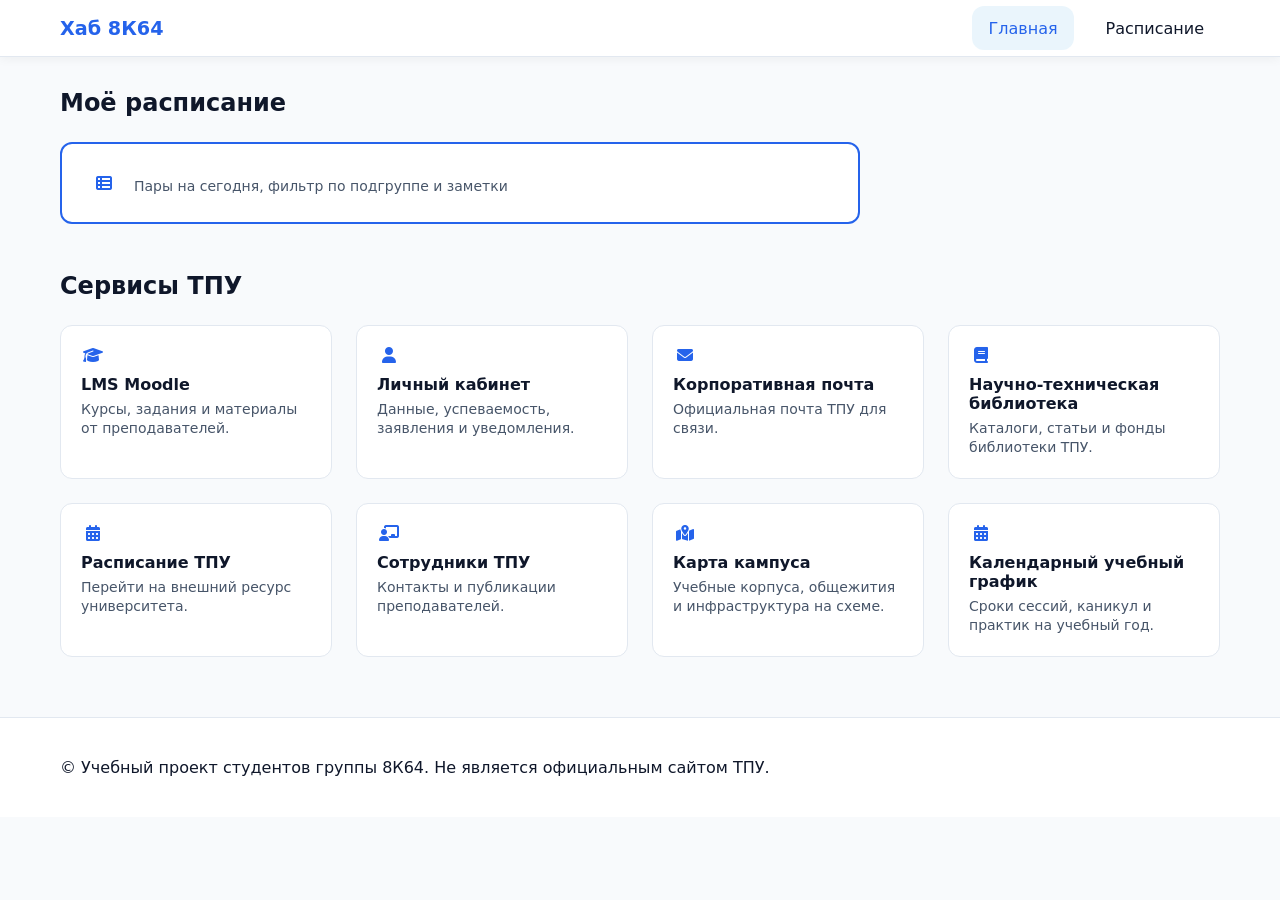
<file: frontend/index.html>
<!DOCTYPE html>
<html lang="ru">
<head>
  <meta charset="UTF-8">
  <meta name="viewport" content="width=device-width, initial-scale=1.0">
  <title>Хаб 8К64</title>
  <link rel="stylesheet" href="css/base.css">
  <link rel="stylesheet" href="css/home.css">
  <link rel="stylesheet" href="https://cdnjs.cloudflare.com/ajax/libs/font-awesome/6.4.0/css/all.min.css">
</head>
<body>
  <header class="site-header">
    <div class="container site-header__inner">
      <a class="site-header__logo" href="index.html">Хаб 8К64</a>
      <nav class="site-nav" aria-label="Основная навигация">
        <a class="site-nav__link is-active" href="index.html" aria-current="page">Главная</a>
        <a class="site-nav__link" href="schedule.html">Расписание</a>
      </nav>
    </div>
  </header>

  <main class="container">
    <section aria-labelledby="schedule-heading" class="cta-section">
      <h1 id="schedule-heading" class="section-title">Моё расписание</h1>
      <a class="schedule-cta" href="schedule.html">
        <i class="fa-solid fa-table-list" aria-hidden="true"></i>
        <div class="schedule-cta__content">
          <p class="schedule-cta__text">Пары на сегодня, фильтр по подгруппе и заметки</p>
        </div>
      </a>
    </section>
    <section aria-labelledby="services-heading" class="services-section">
      <h1 id="services-heading" class="section-title">Сервисы ТПУ</h1>
      <div class="services-grid">
        <a class="service-card" href="https://stud.lms.tpu.ru" target="_blank" rel="noopener noreferrer">
          <i class="fa-solid fa-graduation-cap" aria-hidden="true"></i>
          <h3 class="service-card__title">LMS Moodle</h3>
          <p class="service-card__text">Курсы, задания и материалы от преподавателей.</p>
        </a>
        <a class="service-card" href="https://lk.tpu.ru" target="_blank" rel="noopener noreferrer">
          <i class="fa-solid fa-user" aria-hidden="true"></i>
          <h3 class="service-card__title">Личный кабинет</h3>
          <p class="service-card__text">Данные, успеваемость, заявления и уведомления.</p>
        </a>
        <a class="service-card" href="https://mail.tpu.ru" target="_blank" rel="noopener noreferrer">
          <i class="fa-solid fa-envelope" aria-hidden="true"></i>
          <h3 class="service-card__title">Корпоративная почта</h3>
          <p class="service-card__text">Официальная почта ТПУ для связи.</p>
        </a>
        <a class="service-card" href="https://lib.tpu.ru" target="_blank" rel="noopener noreferrer">
          <i class="fa-solid fa-book" aria-hidden="true"></i>
          <h3 class="service-card__title">Научно-техническая библиотека</h3>
          <p class="service-card__text">Каталоги, статьи и фонды библиотеки ТПУ.</p>
        </a>
        <a class="service-card" href="https://ro-rasp.tpu.ru" target="_blank" rel="noopener noreferrer">
          <i class="fa-solid fa-calendar-alt" aria-hidden="true"></i>
          <h3 class="service-card__title">Расписание ТПУ</h3>
          <p class="service-card__text">Перейти на внешний ресурс университета.</p>
        </a>
        <a class="service-card" href="https://staff.tpu.ru" target="_blank" rel="noopener noreferrer">
          <i class="fa-solid fa-chalkboard-teacher" aria-hidden="true"></i>
          <h3 class="service-card__title">Сотрудники ТПУ</h3>
          <p class="service-card__text">Контакты и публикации преподавателей.</p>
        </a>
        <a class="service-card" href="https://maps.tpu.ru" target="_blank" rel="noopener noreferrer">
          <i class="fa-solid fa-map-location-dot" aria-hidden="true"></i>
          <h3 class="service-card__title">Карта кампуса</h3>
          <p class="service-card__text">Учебные корпуса, общежития и инфраструктура на схеме.</p>
        </a>
        <a class="service-card" href="https://rasp.tpu.ru/kalendarnyj-grafik.html" target="_blank" rel="noopener noreferrer">
          <i class="fa-solid fa-calendar-days" aria-hidden="true"></i>
          <h3 class="service-card__title">Календарный учебный график</h3>
          <p class="service-card__text">Сроки сессий, каникул и практик на учебный год.</p>
        </a>
      </div>
    </section>
  </main>

  <footer class="site-footer">
    <div class="container">
      <p>&copy; Учебный проект студентов группы 8К64. Не является официальным сайтом ТПУ.</p>
    </div>
  </footer>
</body>
</html>
</file>
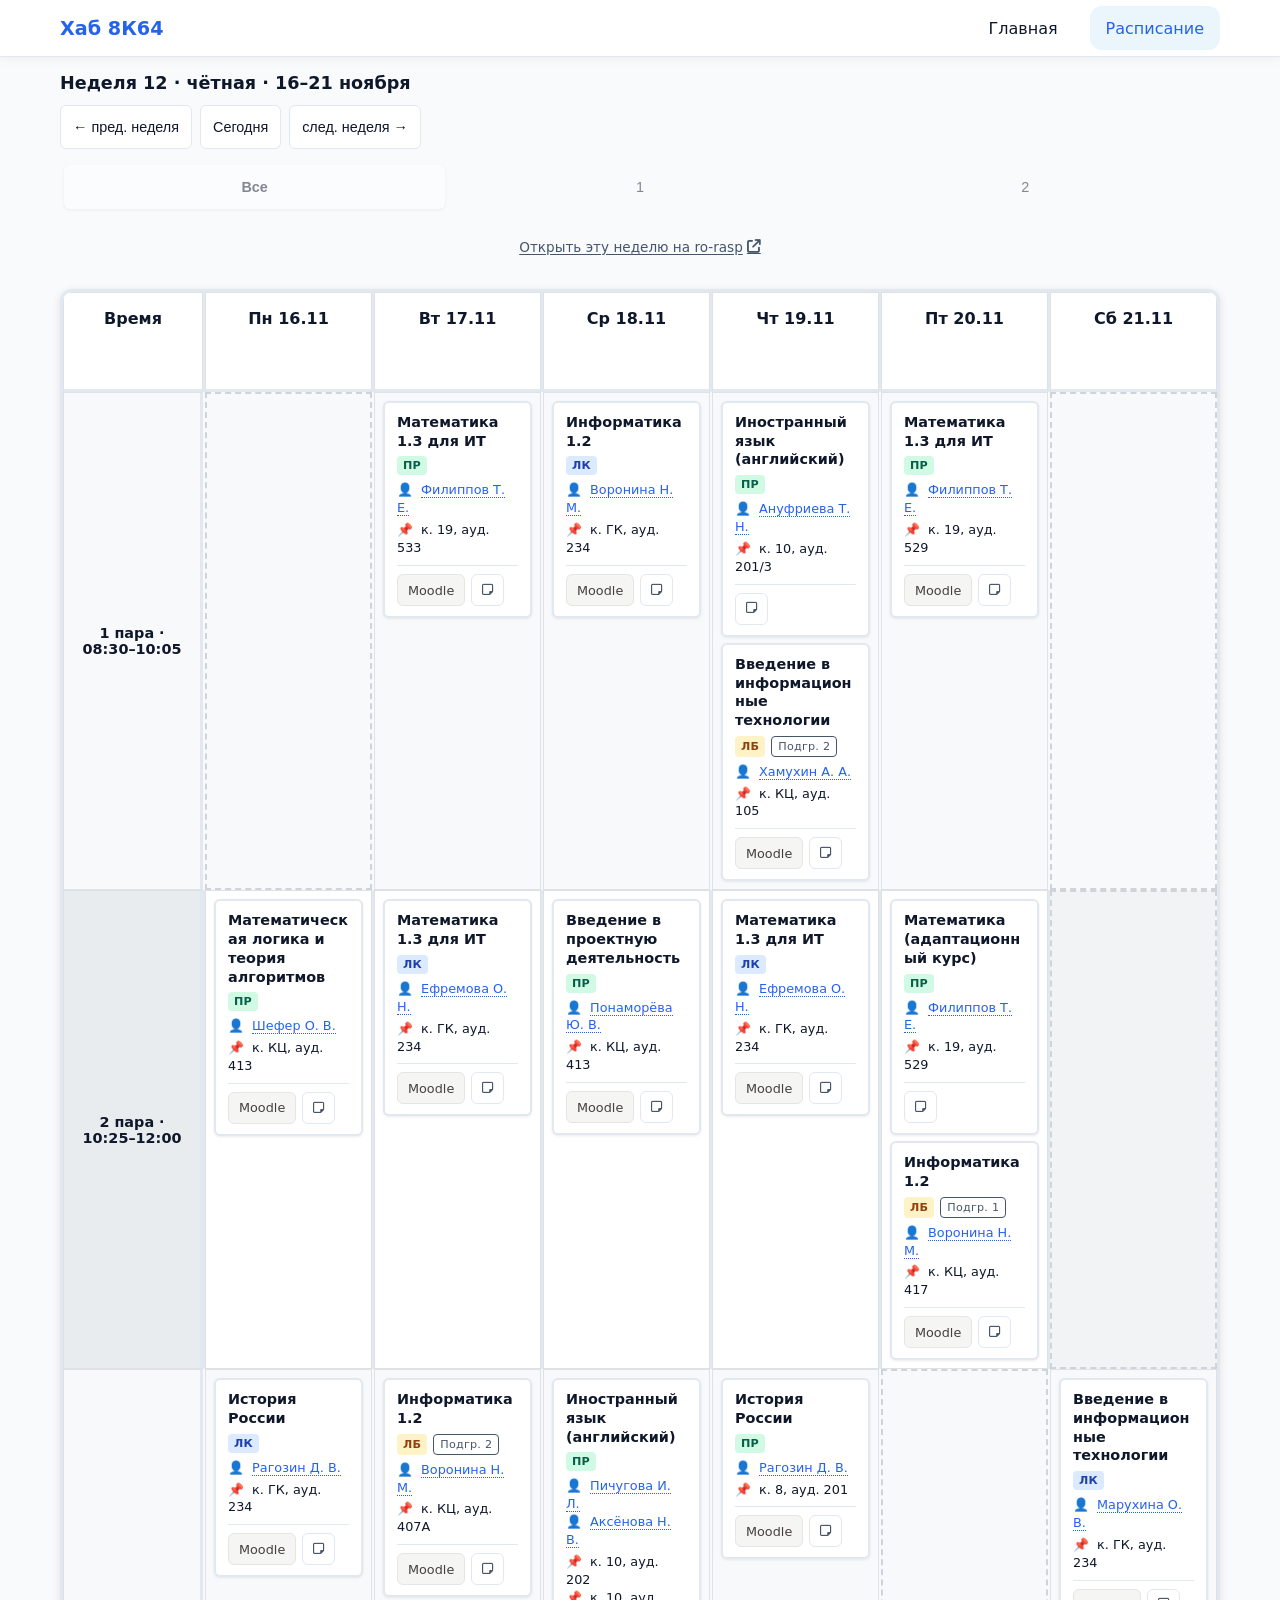
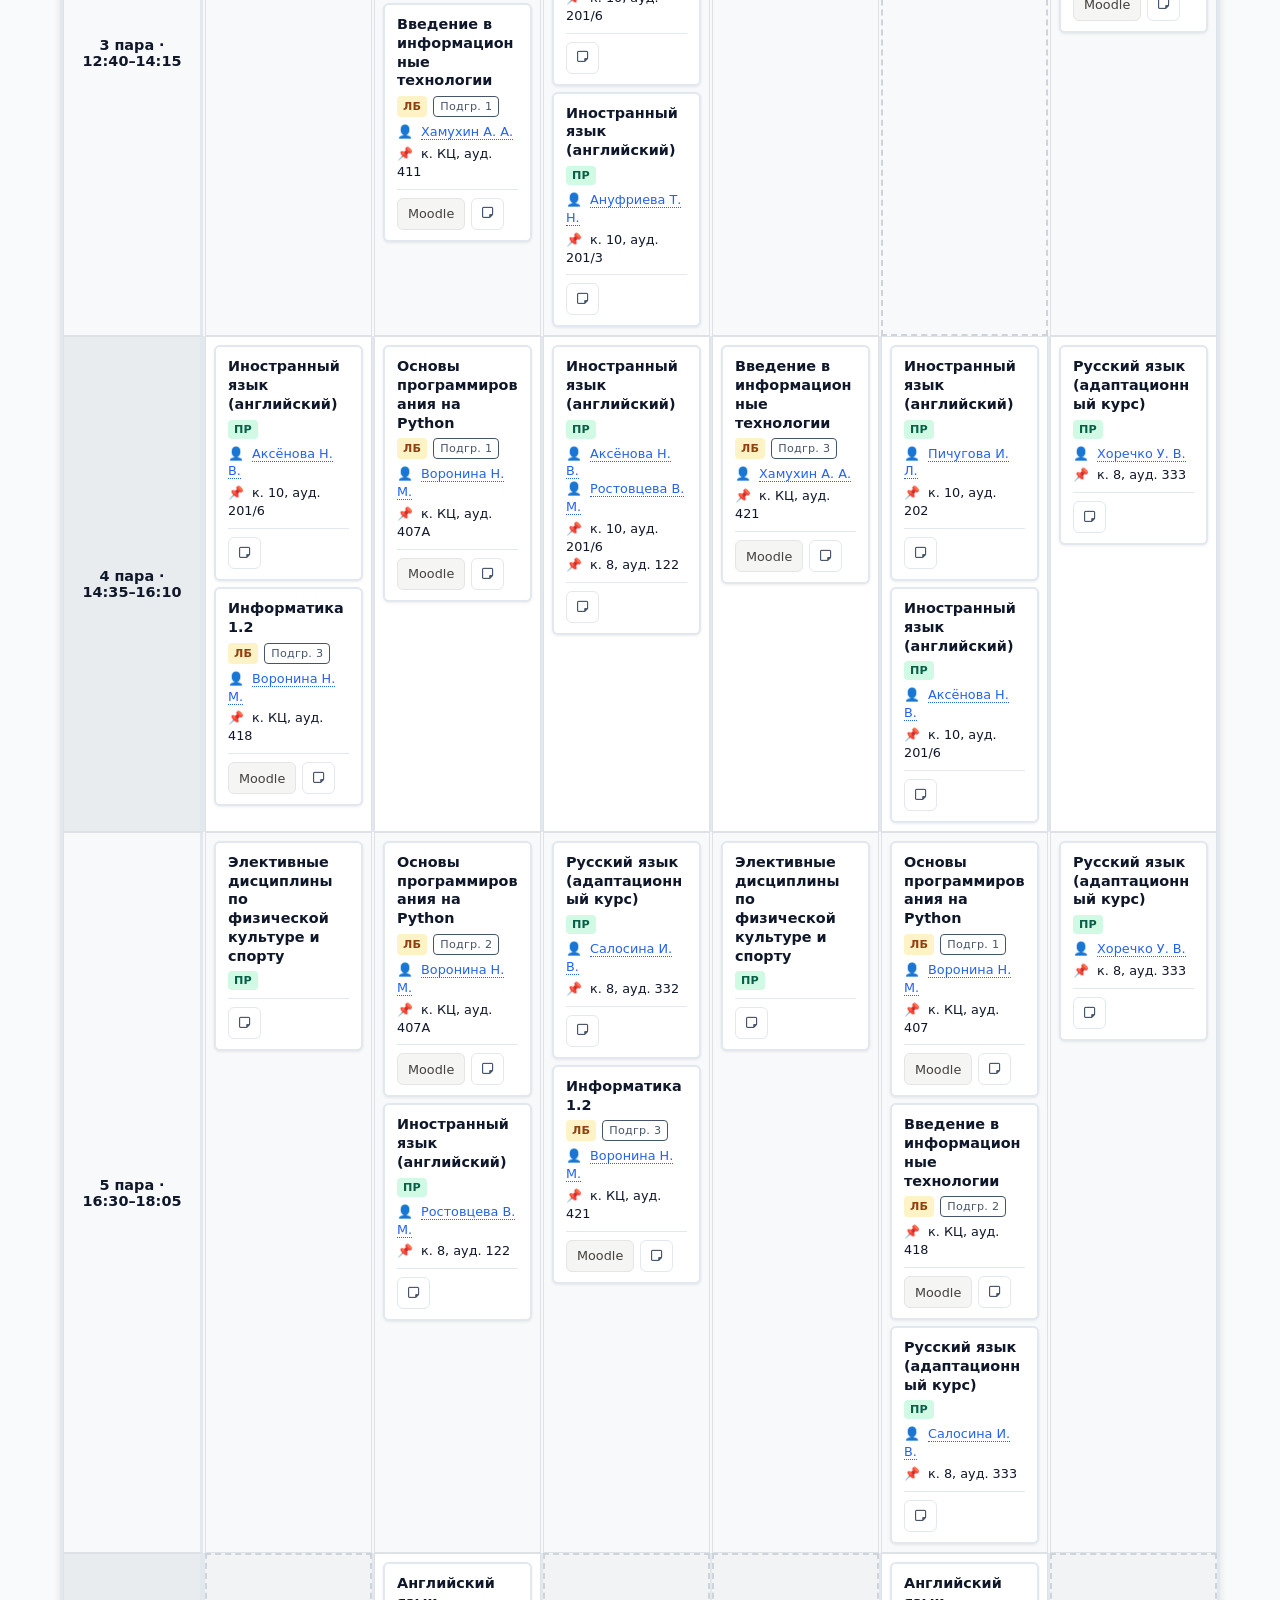
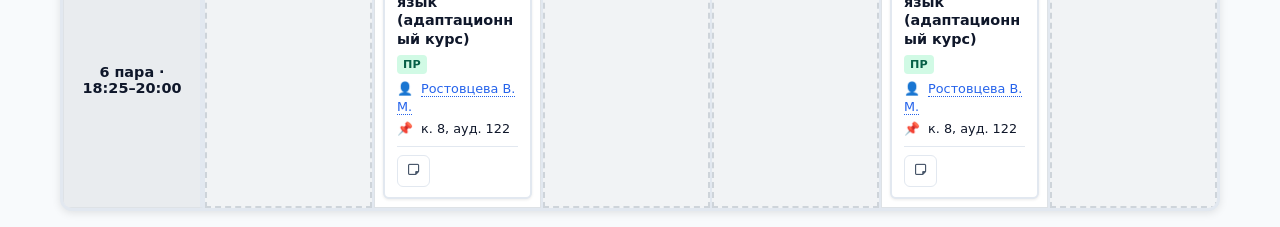
<file: frontend/schedule.html>
<!DOCTYPE html>
<html lang="ru">
<head>
  <meta charset="UTF-8">
  <meta name="viewport" content="width=device-width, initial-scale=1.0">
  <title>Расписание — Хаб 8К64</title>
  <link rel="stylesheet" href="css/base.css">
  <link rel="stylesheet" href="css/schedule.css">
  <link rel="stylesheet" href="https://cdnjs.cloudflare.com/ajax/libs/font-awesome/6.4.0/css/all.min.css">
</head>
<body>
  <header class="site-header">
    <div class="container site-header__inner">
      <a class="site-header__logo" href="index.html">Хаб 8К64</a>
      <nav class="site-nav" aria-label="Основная навигация">
        <a class="site-nav__link" href="index.html">Главная</a>
        <a class="site-nav__link is-active" href="schedule.html" aria-current="page">Расписание</a>
      </nav>
    </div>
  </header>

  <main class="container schedule-main">
    <section class="schedule-header">
      <h1 class="week-info" id="week-info">Загрузка…</h1>
      
      <div class="week-nav">
        <button id="week-prev" class="btn">← пред. неделя</button>
        <button id="week-today" class="btn">Сегодня</button>
        <button id="week-next" class="btn">след. неделя →</button>
      </div>

      <div class="subgroup-toggle" role="group" aria-label="Выбор подгруппы">
        <button type="button" class="toggle-btn is-selected" disabled>Все</button>
        <button type="button" class="toggle-btn" disabled>1</button>
        <button type="button" class="toggle-btn" disabled>2</button>
      </div>

      <a id="ro-rasp-link" href="#" class="fallback-link" target="_blank" rel="noopener noreferrer">
        Открыть эту неделю на ro-rasp <i class="fa-solid fa-arrow-up-right-from-square"></i>
      </a>
    </section>

    <!-- Табы дней (видны только на мобильных) -->
    <nav class="day-tabs" id="day-tabs" aria-label="Выбор дня недели"></nav>

    <!-- Контейнер для недели (на десктопе превращается в сетку) -->
    <div class="week" id="week-container">
      <!-- Сюда JS добавит заголовки колонок для десктопа и сами дни -->
    </div>

    <!-- Состояния -->
    <section class="schedule-state" id="state-loading">
      <div class="state-card state-card--loading">
        <i class="fa-solid fa-circle-notch fa-spin"></i>
        <p>Загрузка расписания…</p>
      </div>
    </section>

    <section class="schedule-state" id="state-error" hidden>
      <div class="state-card state-card--error">
        <i class="fa-solid fa-triangle-exclamation"></i>
        <p>Не удалось загрузить расписание</p>
        <a id="error-ro-rasp-link" href="https://ro-rasp.tpu.ru/" class="btn btn--primary" target="_blank" rel="noopener noreferrer">
          Открыть на ro-rasp
        </a>
      </div>
    </section>
  </main>

  <!-- Шаблон карточки занятия -->
  <template id="lesson-template">
    <article class="lesson">
      <div class="lesson__time"></div>
      <h3 class="lesson__title"></h3>
      <div class="lesson__badges">
        <span class="badge badge--type" title=""></span>
        <span class="badge badge--subgroup" hidden></span>
      </div>
      <ul class="lesson__teachers"></ul>
      <ul class="lesson__rooms"></ul>
      <div class="lesson__actions">
        <a class="btn-action btn-action--moodle lesson__moodle" target="_blank" rel="noopener noreferrer" hidden>Moodle</a>
        <button class="btn-action btn-action--note lesson__note-btn" type="button" aria-label="Заметка к паре">
          <i class="fa-regular fa-note-sticky"></i>
        </button>
      </div>
    </article>
  </template>

  <!-- Скрипты подключаются строго в этом порядке -->
  <script src="js/config.js"></script>
  <script src="js/schedule.js"></script>
</body>
</html>
</file>
<file: frontend/css/base.css>
:root {
    /* фон и текст */
    --color-bg: #f8fafc;
    --color-text: #0f172a;
    --color-text-muted: #475569;   /* не #64748b: 4,40 < 4,5 на светлом фоне */
    --color-border: #e2e8f0;

    /* основной цвет: одно значение, два имени */
    --color-primary: #2563eb;
    --color-accent: var(--color-primary);
    --color-primary-hover: #1d4ed8;

    /* типы занятий */
    --color-lecture: #3b82f6;
    --color-practice: #10b981;
    --color-lab: #f59e0b;

    /* прочее */
    --radius-sm: 6px;

    --radius: 12px;                 /* используется в карточках и шапке */
    --color-surface: #ffffff;       /* фон карточек и шапки */
    --color-text-white: #ffffff;    /* белый текст на синем фоне */
    --shadow-sticky: 0 2px 10px rgba(0,0,0,0.05); /* тень шапки */
    --shadow-hover: 0 8px 20px rgba(0,0,0,0.1);   /* тень при наведении */
    --transition: 0.2s ease;    /* плавность анимаций */
    --font: system-ui, -apple-system, sans-serif; /* шрифт по умолчанию */
}

[hidden] { display: none !important; }

* {
  box-sizing: border-box;
}

body {
  font-family: var(--font);
  margin: 0;
  padding: 0;
  background-color: var(--color-bg);
  color: var(--color-text);
}

.container {
  max-width: 1200px;
  margin: 0 auto;
  padding: 0 20px;
}

.section-title {
  color: var(--color-text);
  margin-top: 0;
  margin-top: 32px;
  margin-bottom: 24px;
  font-size: 24px; /* Размер как у стандартного h2 */
  font-weight: 700; /* Жирность как у h2 */
  line-height: 1.2;
}

/* Стили шапки */
.site-header {
  position: sticky;
  top: 0;
  z-index: 100;
  background-color: var(--color-surface);
  box-shadow: var(--shadow-sticky);
  border-bottom: 1px solid var(--color-border);
}

.site-header__inner {
  display: flex;
  justify-content: space-between;
  align-items: center;
  min-height: 56px;
}

.site-header__logo {
  font-weight: 700;
  color: var(--color-accent);
  text-decoration: none;
  font-size: 1.2rem;
}

.site-nav {
  display: flex;
  gap: 16px;
}

.site-nav__link {
  display: inline-flex;
  align-items: center;
  padding: 8px 16px;
  min-width: 44px;
  min-height: 44px;
  justify-content: center;
  color: var(--color-text);
  text-decoration: none;
  border-radius: var(--radius);
  transition: var(--transition, 0.2s ease);
}

.site-nav__link:hover {
  background-color: var(--color-border);
}

.site-nav__link.is-active,
.site-nav__link[aria-current="page"] {
  color: var(--color-accent);
  background-color: rgba(52, 152, 219, 0.1);
}

.site-nav__link.is-active:hover,
.site-nav__link[aria-current="page"]:hover {
  background-color: rgba(52, 152, 219, 0.15);
}

@keyframes fadeIn {
  from {
    opacity: 0;
    transform: translateY(8px);
  }
  to {
    opacity: 1;
    transform: translateY(0);
  }
}
@media (max-width: 480px) {
  .site-header__inner {
    gap: 4px;
  }
  .site-header__logo {
    font-size: 0.9rem; 
    white-space: nowrap;
  }
  .site-nav {
    gap: 2px;
    width: auto;
  }
  .site-nav__link {
    padding: 6px 8px;
    font-size: 14px;
    min-width: 44px;
    white-space: nowrap;
  }
}
</file>
<file: frontend/css/home.css>
.services-grid {
  display: grid;
  grid-template-columns: repeat(auto-fill, minmax(min(250px, 100%), 1fr));
  gap: 24px;
  margin-bottom: 60px;
}

.service-card {
  display: block;
  min-height: 44px;
  padding: 20px;
  background-color: var(--color-surface);
  border-radius: var(--radius);
  text-decoration: none;
  color: var(--color-text);
  border: 1px solid var(--color-border);
  transition: var(--transition, all 0.2s ease);
}

/* .service-card:hover {
  transform: translateY(-4px);
  box-shadow: var(--shadow-hover);
  border-color: var(--color-accent);
} */

.service-card i {
  color: var(--color-accent);
  margin-right: 12px;
  width: 24px;
  text-align: center;
}

.service-card__title {
  margin: 10px 0 6px 0;
  font-size: 16px;
  font-weight: 600;
  overflow-wrap: break-word;
}

.service-card__text {
  margin: 0;
  font-size: 14px;
  color: var(--color-text-muted);
  line-height: 1.4;
  overflow-wrap: break-word;
  word-break: break-word;
}

.schedule-cta {
  display: flex;
  align-items: center;
  gap: 16px;
  width: 100%;
  max-width: 800px;
  min-height: 44px;
  padding: 28px;
  background-color: var(--color-surface);
  border-radius: var(--radius);
  text-decoration: none;
  color: var(--color-accent);
  border: 2px solid var(--color-accent);
  transition: var(--transition, all 0.2s ease);
}

.schedule-cta:hover {
  background-color: var(--color-accent);
  color: var(--color-text-white);
  transform: translateY(-4px);
  box-shadow: var(--shadow-hover);
}

.schedule-cta:hover .schedule-cta__text {
  color: rgba(255, 255, 255, 0.9); 
}

.schedule-cta i {
  color: inherit;
  flex-shrink: 0;
  width: 28px;
  text-align: center;
}

.schedule-cta__content {
  flex: 1;
}

.schedule-cta__title {
  margin: 0;
  font-size: 18px;
  font-weight: 700;
  overflow-wrap: break-word;
}

.schedule-cta__text {
  margin: 6px 0 0 0;
  font-size: 14px;
  color: var(--color-text-muted);
  overflow-wrap: break-word;
  word-break: break-word;
}

.schedule-cta:not(:hover) .schedule-cta__text {
  color: var(--color-text-muted);
}

.site-footer {
  padding: 24px 0;
  background-color: var(--color-surface);
  border-top: 1px solid var(--color-border);
  margin-top: 40px;
  text-align: left;
}
.cta-section {
  margin-bottom: 48px;
}
@media (hover: hover) and (pointer: fine) {
  .service-card:hover {
    transform: translateY(-4px);
    box-shadow: var(--shadow-hover);
    border-color: var(--color-accent);
  }
}
</file>
<file: frontend/css/schedule.css>
/* Владелец: Frontend 2. Остальные правят только по договорённости. */
/* =========================================================
Скрытие/показ десктопной сетки
========================================================= */
.grid-row {
    display: none;
}

.week.is-desktop-grid .grid-row {
    display: grid;
}

/* =========================================================
2. Шапка расписания
========================================================= */
.schedule-header {
    display: flex;
    flex-direction: column;
    gap: 12px;
    margin: 16px 0 20px;
}

.week-info {
    font-size: 1.1rem;
    font-weight: 700;
    color: var(--color-text);
    margin: 0;
}

.week-nav {
    display: flex;
    gap: 8px;
}

/* Базовые стили кнопок */
.btn, .toggle-btn {
    display: inline-flex;
    align-items: center;
    justify-content: center;
    min-height: 44px;
    padding: 8px 12px;
    border: 1px solid var(--color-border);
    border-radius: var(--radius-sm);
    background-color: var(--color-surface);
    color: var(--color-text);
    font-size: 0.9rem;
    font-weight: 500;
    cursor: pointer;
    transition: background-color 0.2s, border-color 0.2s;
    text-decoration: none;
    box-sizing: border-box;
}

.btn:disabled, .toggle-btn:disabled {
    opacity: 0.5;
    cursor: not-allowed;
}

.btn:active:not(:disabled), .toggle-btn:active:not(:disabled) {
    background-color: var(--color-bg);
}

.btn--primary {
    background-color: var(--color-primary);
    color: white;
    border-color: var(--color-primary);
}

.btn--primary:active:not(:disabled) {
    background-color: var(--color-primary-hover);
}

.subgroup-toggle {
    display: flex;
    gap: 4px;
    background-color: var(--color-bg);
    padding: 4px;
    border-radius: var(--radius-sm);
}

.toggle-btn {
    flex: 1;
    border: none;
    background-color: transparent;
}

.toggle-btn.is-selected {
    background-color: var(--color-surface);
    box-shadow: 0 1px 3px rgba(0,0,0,0.1);
    font-weight: 600;
}

.fallback-link {
    font-size: 0.85rem;
    color: var(--color-text-muted);
    text-decoration: underline;
    text-underline-offset: 2px;
    display: inline-flex;
    align-items: center;
    justify-content: center;
    gap: 4px;
    min-height: 44px;
}

.fallback-link:hover {
    color: var(--color-primary);
}

/* =========================================================
3. Табы дней
========================================================= */
.day-tabs {
    display: flex;
    gap: 4px;
    margin-bottom: 20px;
}

.day-tab {
    flex: 1;
    display: flex;
    flex-direction: column;
    align-items: center;
    justify-content: center;
    min-height: 44px;
    padding: 4px 2px;
    border: none;
    background-color: transparent;
    border-radius: var(--radius-sm);
    cursor: pointer;
    color: var(--color-text-muted);
    transition: all 0.2s;
    box-sizing: border-box;
}

.day-tab__name {
    font-size: 0.95rem;
    font-weight: 600;
}

.day-tab__date {
    font-size: 0.75rem;
    margin-top: 2px;
}

.day-tab.is-selected {
    background-color: var(--color-primary);
    color: white;
}

.day-tab.is-today:not(.is-selected) {
    color: var(--color-primary);
    font-weight: 700;
    position: relative;
}

.day-tab.is-today:not(.is-selected) .day-tab__date::after {
    content: '';
    display: block;
    width: 4px;
    height: 4px;
    background-color: var(--color-primary);
    border-radius: 50%;
    margin: 2px auto 0;
}

/* =========================================================
4. Карточки пар (Slots & Lessons)
========================================================= */
.schedule-list {
    display: flex;
    flex-direction: column;
    gap: 16px;
    padding-bottom: 32px;
}

.slot {
    display: flex;
    flex-direction: column;
    gap: 8px;
}

.lesson {
    position: relative;
    background-color: var(--color-surface);
    border: 1px solid var(--color-border);
    border-radius: var(--radius);
    padding: 16px;
    border-left-width: 4px;
    border-left-style: solid;
}

.lesson--lecture { border-left-color: var(--color-lecture); }
.lesson--practice { border-left-color: var(--color-practice); }
.lesson--lab { border-left-color: var(--color-lab); }

.lesson__time {
    font-size: 0.85rem;
    font-weight: 600;
    color: var(--color-text-muted);
    margin-bottom: 4px;
}

.lesson__title {
    font-size: 1.05rem;
    font-weight: 600;
    color: var(--color-text);
    margin: 0 0 8px 0;
    overflow-wrap: anywhere;
    line-height: 1.3;
}

.lesson__badges {
    display: flex;
    flex-wrap: wrap;
    gap: 6px;
    margin-bottom: 12px;
}

.badge {
    display: inline-flex;
    align-items: center;
    justify-content: center;
    padding: 4px 8px;
    font-size: 0.75rem;
    font-weight: 600;
    border-radius: 4px;
    text-transform: uppercase;
    letter-spacing: 0.02em;
}

.badge--lecture { background-color: #dbeafe; color: #1e40af; }
.badge--practice { background-color: #d1fae5; color: #065f46; }
.badge--lab { background-color: #fef3c7; color: #92400e; }

.badge--subgroup {
    background-color: transparent;
    border: 1px solid var(--color-text-muted);
    color: var(--color-text-muted);
    text-transform: none;
    font-weight: 500;
}

.lesson__teachers,
.lesson__rooms {
    list-style: none;
    padding: 0;
    margin: 0 0 8px 0;
    font-size: 0.9rem;
    color: var(--color-text);
    line-height: 1.4;
}

.lesson__teachers li::before {
    content: '👤 ';
    margin-right: 4px;
}

.lesson__rooms li::before {
    content: '📌 ';
    margin-right: 4px;
}

.lesson__teachers a,
.lesson__rooms a {
    color: var(--color-primary);
    text-decoration: none;
    border-bottom: 1px dotted var(--color-primary);
}

.lesson__teachers a:hover,
.lesson__rooms a:hover {
    border-bottom-style: solid;
}

.lesson__actions {
    display: flex;
    flex-wrap: wrap;
    gap: 8px;
    margin-top: 12px;
    padding-top: 12px;
    border-top: 1px solid var(--color-border);
}

.btn-action {
    display: inline-flex;
    align-items: center;
    justify-content: center;
    gap: 6px;
    min-height: 44px;
    min-width: 44px;
    padding: 0 16px;
    border-radius: var(--radius-sm);
    font-size: 0.9rem;
    font-weight: 500;
    cursor: pointer;
    text-decoration: none;
    transition: background-color 0.2s;
    box-sizing: border-box;
}

.btn-action--moodle {
    background-color: #f5f5f4;
    color: #44403c;
    border: 1px solid #e7e5e4;
}

.btn-action--moodle:hover {
    background-color: #e7e5e4;
}

.btn-action--note {
    background-color: transparent;
    color: var(--color-text-muted);
    border: 1px solid var(--color-border);
    padding: 0 12px;
}

.btn-action--note:hover {
    background-color: var(--color-bg);
    color: var(--color-text);
}

/* =========================================================
5. Состояния (Загрузка, Пусто, Ошибка)
========================================================= */
.schedule-state {
    display: flex;
    justify-content: center;
    padding: 40px 16px;
}

.state-card {
    display: flex;
    flex-direction: column;
    align-items: center;
    text-align: center;
    gap: 12px;
    max-width: 320px;
}

.state-card i {
    font-size: 2.5rem;
    color: var(--color-text-muted);
    margin-bottom: 8px;
}

.state-card p {
    font-size: 1.1rem;
    font-weight: 600;
    color: var(--color-text);
    margin: 0;
}

.state-card__hint {
    font-size: 0.9rem;
    color: var(--color-text-muted);
}

.state-card--error i {
    color: #ef4444;
}

.state-card--loading i {
    color: var(--color-primary);
}

/* =========================================================
Мобильные дни
========================================================= */
.mobile-day {
    display: none;
}

.mobile-day.is-selected {
    display: block;
}

.mobile-day .state-card--empty {
    display: flex;
    flex-direction: column;
    align-items: center;
    text-align: center;
    padding: 32px 16px;
    color: var(--color-text-muted);
}

.mobile-day .state-card--empty i {
    font-size: 2rem;
    margin-bottom: 8px;
}

.mobile-day .state-card--empty p {
    font-size: 1rem;
    font-weight: 500;
    margin: 0;
}

.week-info:empty {
    min-height: 1.5em;
}

/* =========================================================
ДЕСКТОПНАЯ ФИКСИРОВАННАЯ СЕТКА (от 1024px)
========================================================= */
/* ИЗМЕНЕНО: 768px -> 1024px */
@media (min-width: 1024px) {
    .day-tabs {
        display: none;
    }
    
    .mobile-day {
        display: none !important;
    }

    .week.is-desktop-grid {
        display: flex;
        flex-direction: column;
        gap: 0;
        background-color: var(--color-border);
        border: 3px solid var(--color-border);
        border-radius: var(--radius);
        overflow: hidden;
        margin: 16px 0;
        box-shadow: 0 2px 8px rgba(0, 0, 0, 0.1);
    }

    .grid-row {
        display: grid;
        /* ИЗМЕНЕНО: minmax(0, 1fr) для равной ширины столбцов */
        grid-template-columns: 140px repeat(6, minmax(0, 1fr));
        gap: 2px;
        background-color: var(--color-border);
    }

    .grid-row:nth-child(even) {
        background-color: #f8f9fa;
    }

    .grid-row:nth-child(even) .grid-cell {
        background-color: #f8f9fa;
    }

    .header-row .grid-cell {
        background-color: var(--color-surface);
        padding: 16px 12px;
        font-weight: 700;
        font-size: 1rem;
        color: var(--color-text);
        text-align: center;
        border-bottom: 3px solid var(--color-border);
    }

    .time-header {
        background-color: #e9ecef;
        font-weight: 700;
    }

    .grid-cell {
        background-color: var(--color-surface);
        padding: 12px;
        min-height: 100px;
        vertical-align: top;
        border: 1px solid #dee2e6;
    }

    .time-cell {
        background-color: #e9ecef;
        font-weight: 600;
        font-size: 0.9rem;
        color: var(--color-text);
        text-align: center;
        display: flex;
        align-items: center;
        justify-content: center;
        padding: 12px 8px;
        border-right: 3px solid var(--color-border);
    }

    .day-cell {
        padding: 8px;
        min-height: 110px;
        position: relative;
    }

    .day-cell:empty {
        background-color: #f1f3f5;
        border: 2px dashed #ced4da;
    }

    .slot {
        display: flex;
        flex-direction: column;
        gap: 6px;
    }

    .lesson {
        padding: 10px 12px;
        border-left-width: 4px;
        border-radius: 6px;
        border: 2px solid var(--color-border);
        background-color: white;
        box-shadow: 0 1px 3px rgba(0, 0, 0, 0.08);
    }

    .lesson__time {
        font-size: 0.75rem;
        margin-bottom: 4px;
        display: none;
    }

    .lesson__title {
        font-size: 0.9rem;
        margin-bottom: 6px;
        line-height: 1.3;
    }

    .lesson__badges {
        margin-bottom: 6px;
    }

    .badge {
        font-size: 0.7rem;
        padding: 3px 6px;
    }

    .lesson__teachers,
    .lesson__rooms {
        font-size: 0.8rem;
        margin-bottom: 4px;
    }

    .lesson__actions {
        margin-top: 8px;
        padding-top: 8px;
        gap: 6px;
    }

    .btn-action {
        min-height: 32px;
        min-width: 32px;
        padding: 0 10px;
        font-size: 0.8rem;
    }
}

/* Подсветка сегодняшнего дня */
.day-header.is-today {
    background-color: #eef2ff;
    color: #2563eb;
    font-weight: bold;
}

.day-cell.is-today-column {
    background-color: #f8fafc;
    border-left: 1px solid #dbeafe;
    border-right: 1px solid #dbeafe;
}

.day-cell.is-today-column .lesson {
    border-left: 3px solid #3b82f6;
}
</file>
